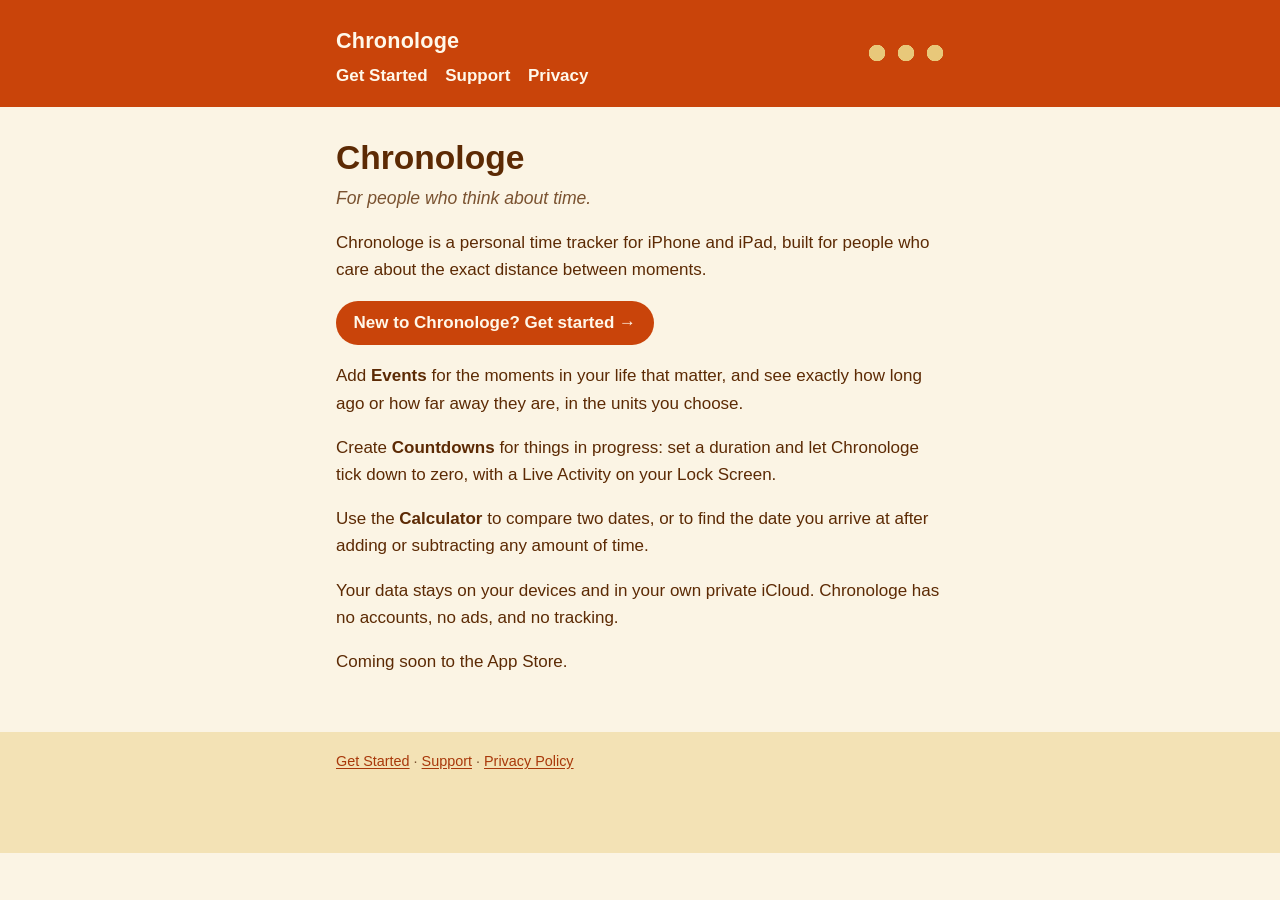
<file: index.html>
<!doctype html>
<html lang="en">
<head>
  <meta charset="utf-8">
  <meta name="viewport" content="width=device-width, initial-scale=1">
  <meta name="color-scheme" content="light dark">
  <title>Chronologe</title>
  <meta name="description" content="Chronologe measures the exact time to or from the moments that matter to you, on iPhone and iPad.">
  <link rel="stylesheet" href="/style.css">
</head>
<body>
  <header>
    <a class="home" href="/">Chronologe</a>
    <nav><a href="/start/">Get Started</a><a href="/support/">Support</a><a href="/privacy/">Privacy</a></nav>
  </header>
  <main>
    <h1>Chronologe</h1>
    <p class="tagline">For people who think about time.</p>

    <p>Chronologe is a personal time tracker for iPhone and iPad, built for people who care about the exact distance between moments.</p>

    <p><a class="button" href="/start/">New to Chronologe? Get started →</a></p>

    <p>Add <strong>Events</strong> for the moments in your life that matter, and see exactly how long ago or how far away they are, in the units you choose.</p>

    <p>Create <strong>Countdowns</strong> for things in progress: set a duration and let Chronologe tick down to zero, with a Live Activity on your Lock Screen.</p>

    <p>Use the <strong>Calculator</strong> to compare two dates, or to find the date you arrive at after adding or subtracting any amount of time.</p>

    <p>Your data stays on your devices and in your own private iCloud. Chronologe has no accounts, no ads, and no tracking.</p>

    <p>Coming soon to the App Store.</p>
  </main>
  <footer>
    <a href="/start/">Get Started</a> · <a href="/support/">Support</a> · <a href="/privacy/">Privacy Policy</a>
  </footer>
</body>
</html>
</file>
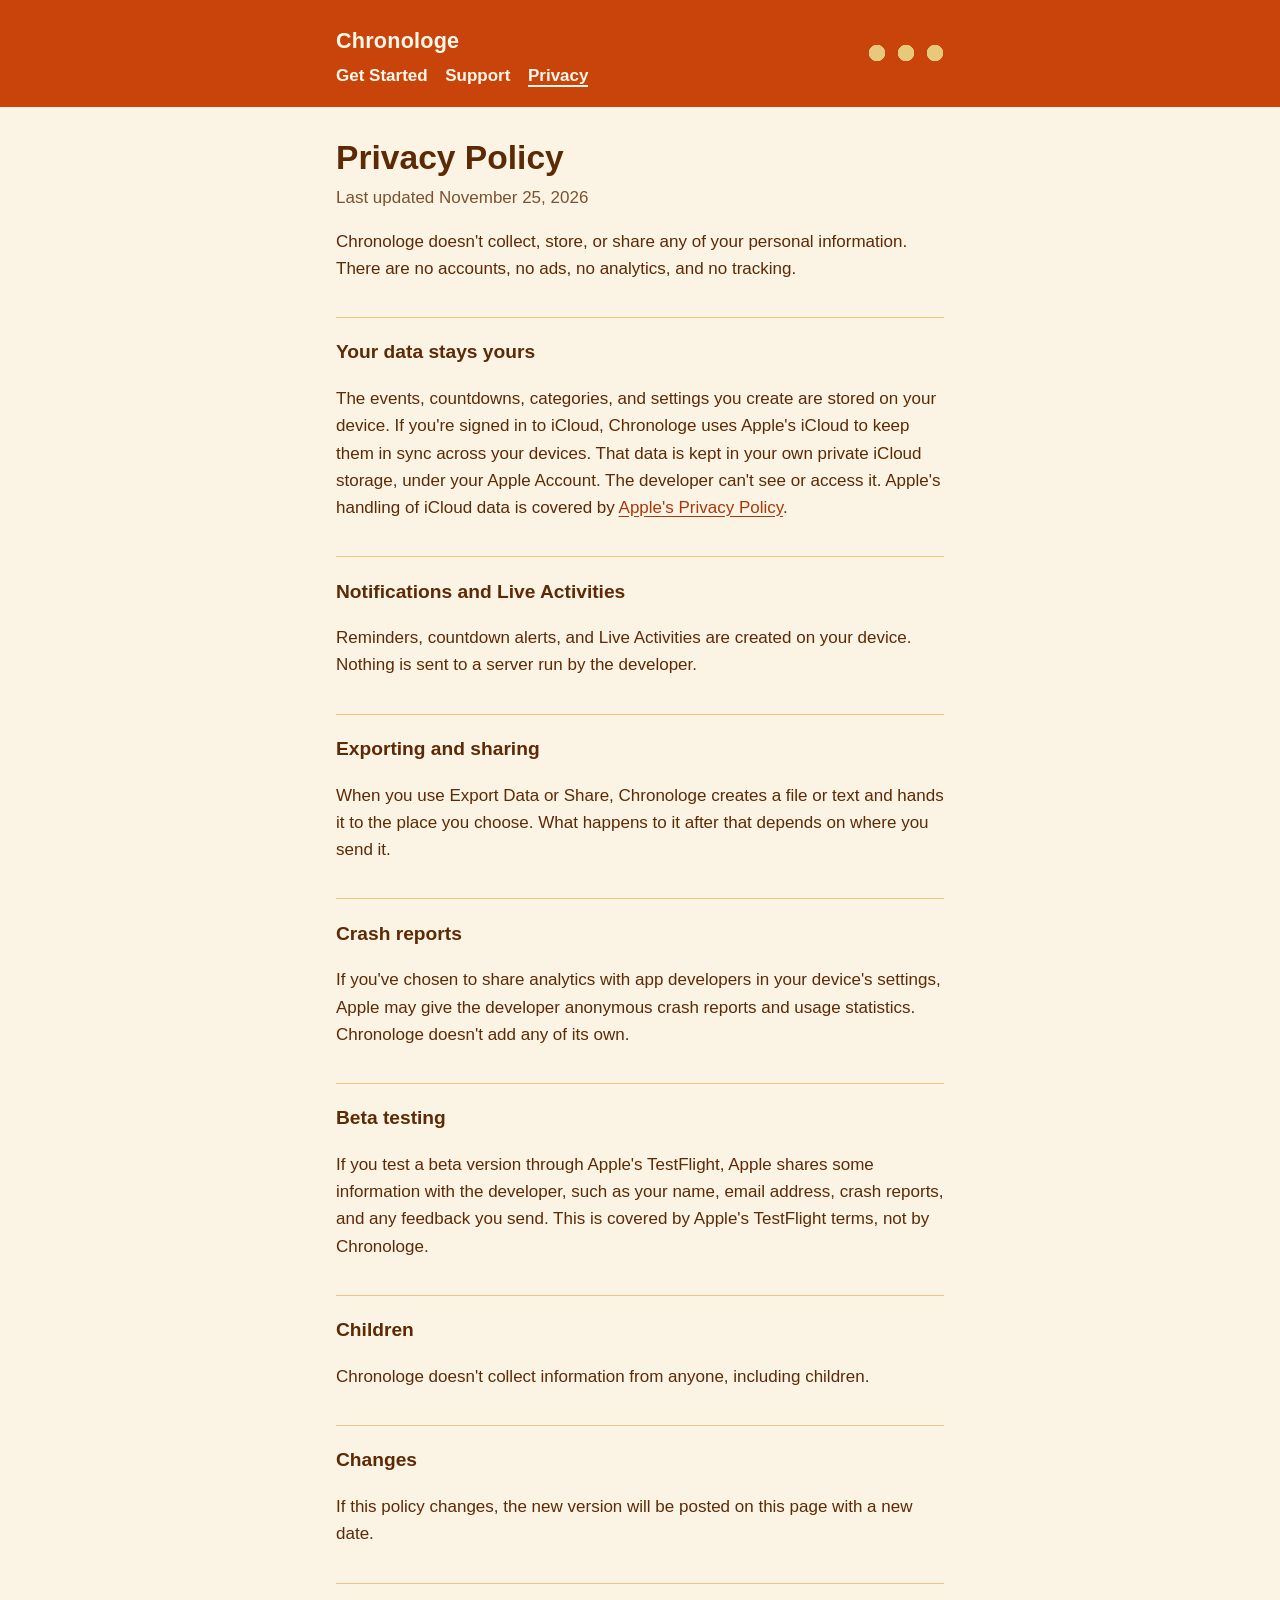
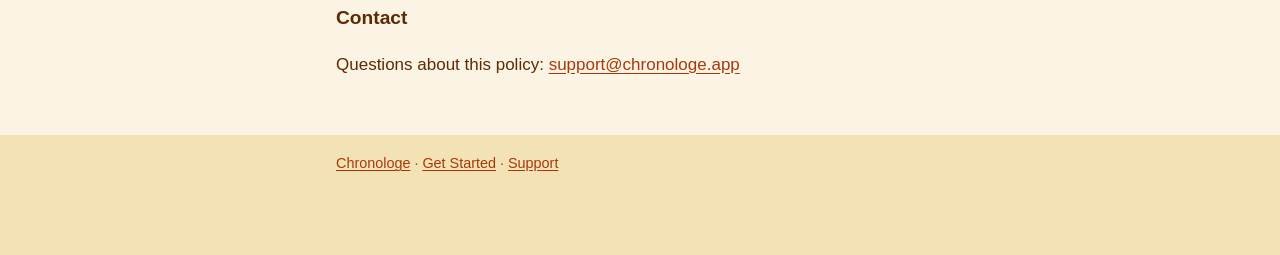
<file: privacy/index.html>
<!doctype html>
<html lang="en">
<head>
  <meta charset="utf-8">
  <meta name="viewport" content="width=device-width, initial-scale=1">
  <meta name="color-scheme" content="light dark">
  <title>Chronologe Privacy Policy</title>
  <meta name="description" content="Chronologe doesn't collect, store, or share any of your personal information.">
  <link rel="stylesheet" href="/style.css">
</head>
<body>
  <header>
    <a class="home" href="/">Chronologe</a>
    <nav><a href="/start/">Get Started</a><a href="/support/">Support</a><a href="/privacy/" aria-current="page">Privacy</a></nav>
  </header>
  <main>
    <h1>Privacy Policy</h1>
    <p class="updated">Last updated November 25, 2026</p>

    <p>Chronologe doesn't collect, store, or share any of your personal information. There are no accounts, no ads, no analytics, and no tracking.</p>

    <h2>Your data stays yours</h2>
    <p>The events, countdowns, categories, and settings you create are stored on your device. If you're signed in to iCloud, Chronologe uses Apple's iCloud to keep them in sync across your devices. That data is kept in your own private iCloud storage, under your Apple Account. The developer can't see or access it. Apple's handling of iCloud data is covered by <a href="https://www.apple.com/legal/privacy/">Apple's Privacy Policy</a>.</p>

    <h2>Notifications and Live Activities</h2>
    <p>Reminders, countdown alerts, and Live Activities are created on your device. Nothing is sent to a server run by the developer.</p>

    <h2>Exporting and sharing</h2>
    <p>When you use Export Data or Share, Chronologe creates a file or text and hands it to the place you choose. What happens to it after that depends on where you send it.</p>

    <h2>Crash reports</h2>
    <p>If you've chosen to share analytics with app developers in your device's settings, Apple may give the developer anonymous crash reports and usage statistics. Chronologe doesn't add any of its own.</p>

    <h2>Beta testing</h2>
    <p>If you test a beta version through Apple's TestFlight, Apple shares some information with the developer, such as your name, email address, crash reports, and any feedback you send. This is covered by Apple's TestFlight terms, not by Chronologe.</p>

    <h2>Children</h2>
    <p>Chronologe doesn't collect information from anyone, including children.</p>

    <h2>Changes</h2>
    <p>If this policy changes, the new version will be posted on this page with a new date.</p>

    <h2>Contact</h2>
    <p>Questions about this policy: <a href="mailto:support@chronologe.app">support@chronologe.app</a></p>
  </main>
  <footer>
    <a href="/">Chronologe</a> · <a href="/start/">Get Started</a> · <a href="/support/">Support</a>
  </footer>
</body>
</html>
</file>
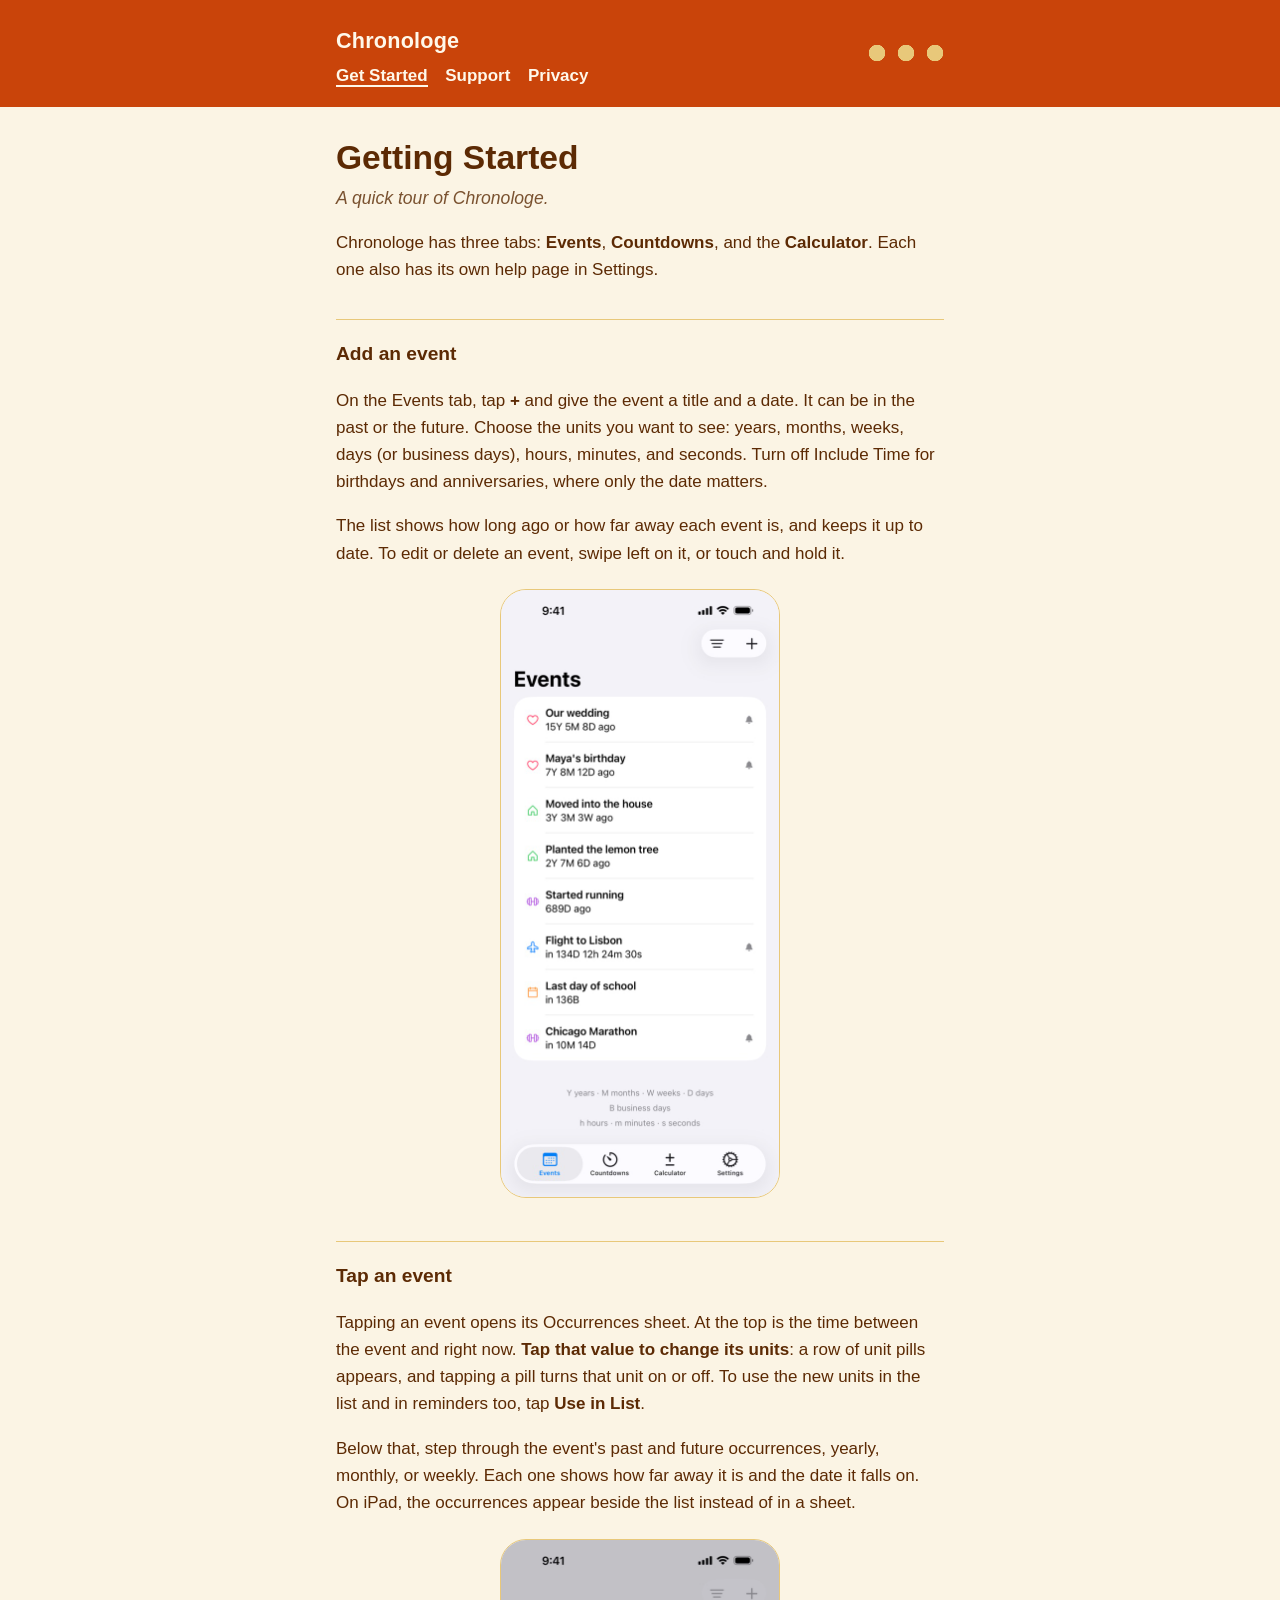
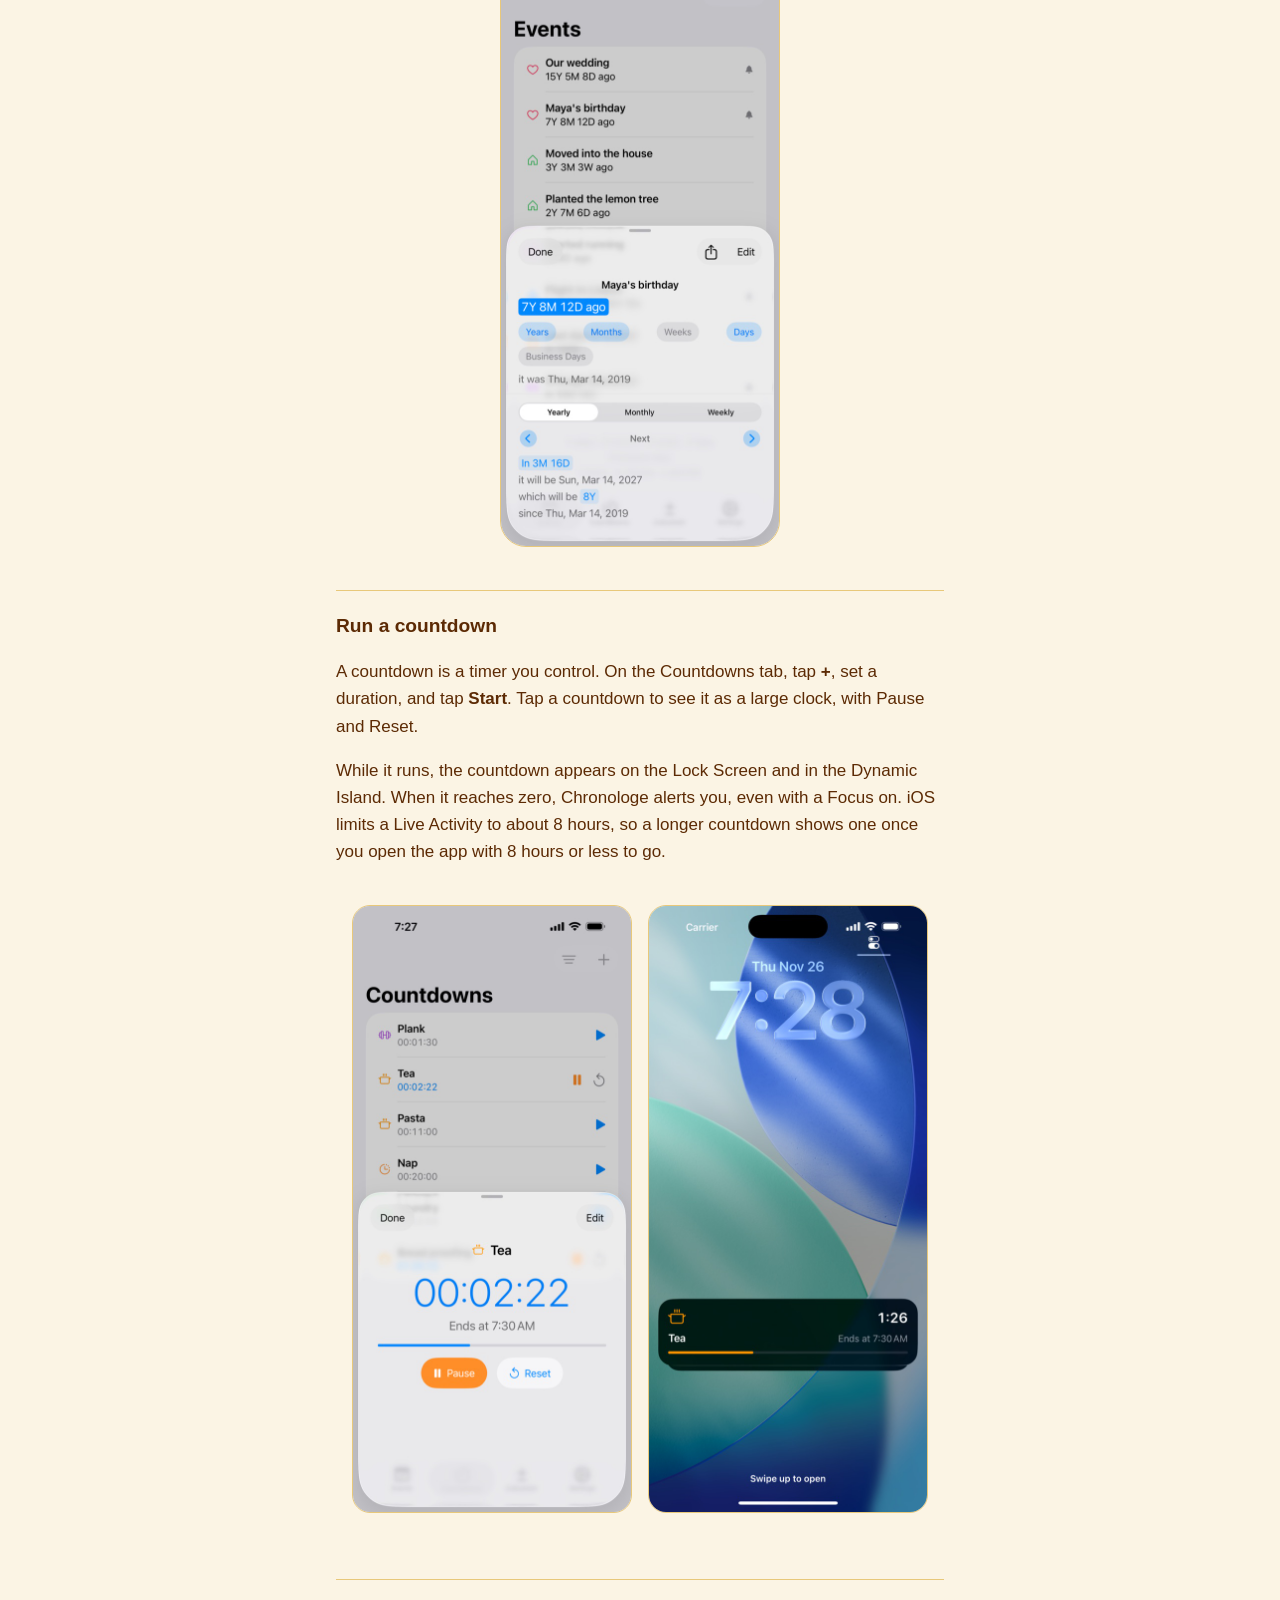
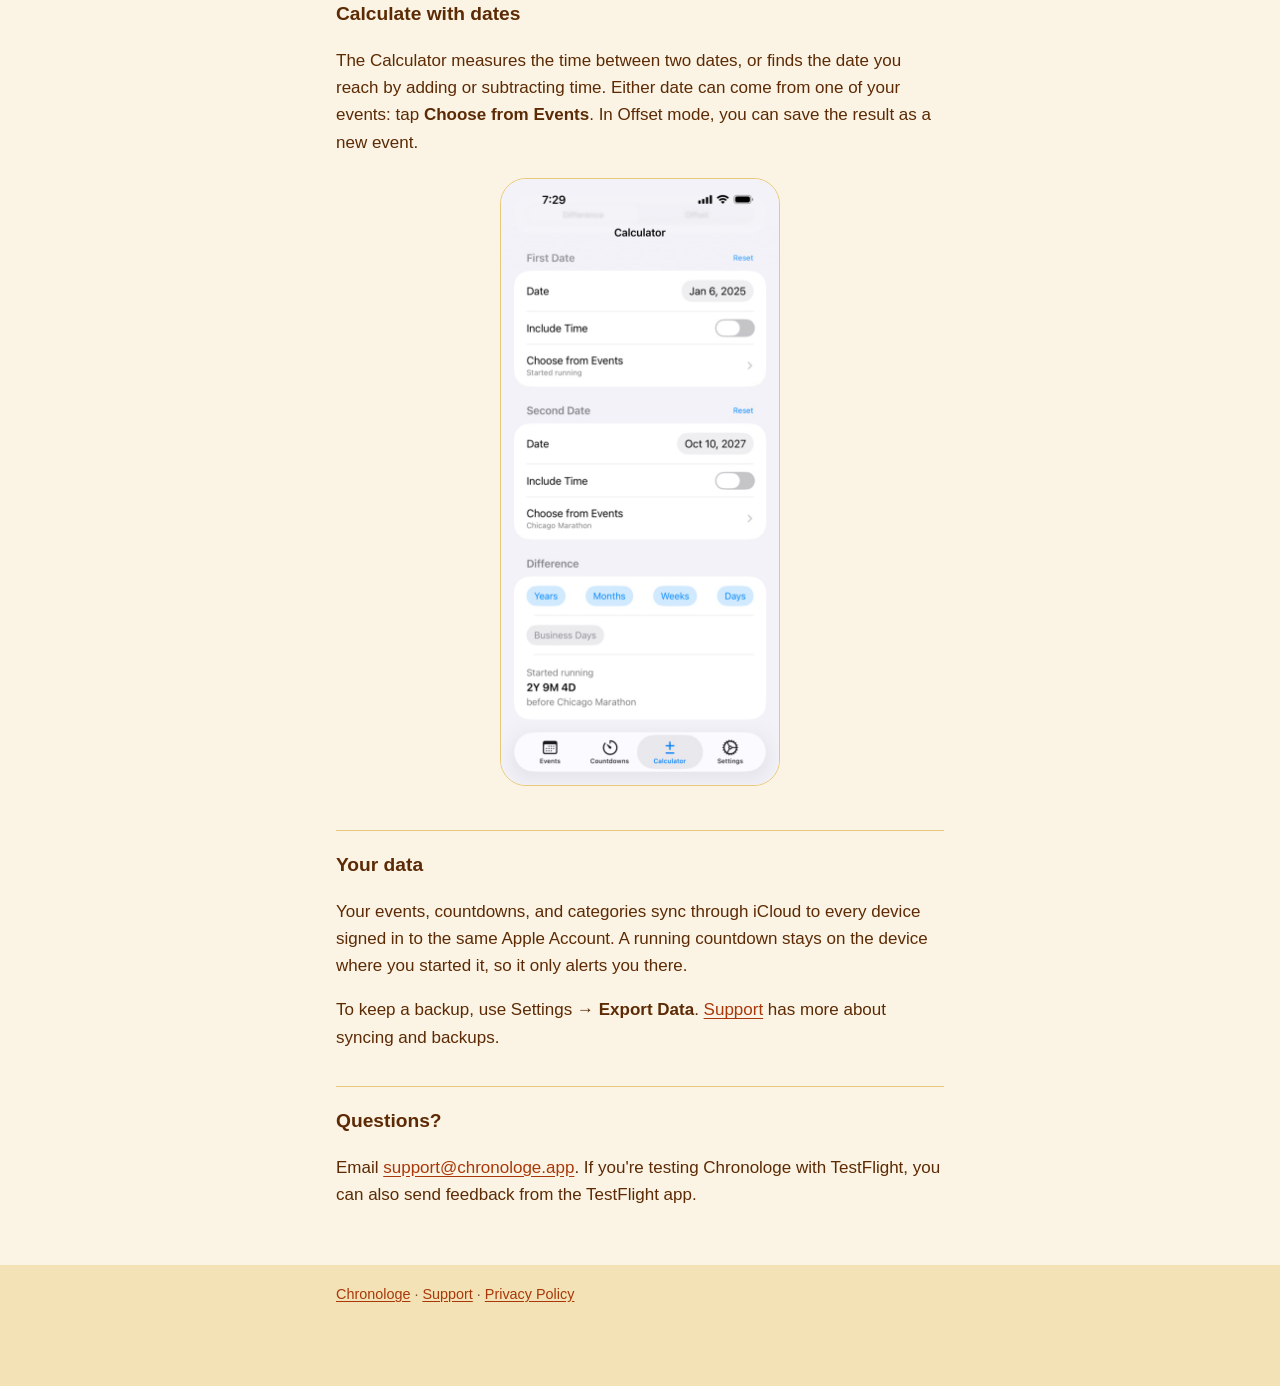
<file: start/index.html>
<!doctype html>
<html lang="en">
<head>
  <meta charset="utf-8">
  <meta name="viewport" content="width=device-width, initial-scale=1">
  <meta name="color-scheme" content="light dark">
  <title>Getting Started with Chronologe</title>
  <meta name="description" content="A quick tour of Chronologe: events, the Occurrences sheet, countdowns, the Calculator, and syncing your data.">
  <link rel="stylesheet" href="/style.css">
</head>
<body>
  <header>
    <a class="home" href="/">Chronologe</a>
    <nav><a href="/start/" aria-current="page">Get Started</a><a href="/support/">Support</a><a href="/privacy/">Privacy</a></nav>
  </header>
  <main>
    <h1>Getting Started</h1>
    <p class="tagline">A quick tour of Chronologe.</p>

    <p>Chronologe has three tabs: <strong>Events</strong>, <strong>Countdowns</strong>, and the <strong>Calculator</strong>. Each one also has its own help page in Settings.</p>

    <h2>Add an event</h2>
    <p>On the Events tab, tap <strong>+</strong> and give the event a title and a date. It can be in the past or the future. Choose the units you want to see: years, months, weeks, days (or business days), hours, minutes, and seconds. Turn off Include Time for birthdays and anniversaries, where only the date matters.</p>
    <p>The list shows how long ago or how far away each event is, and keeps it up to date. To edit or delete an event, swipe left on it, or touch and hold it.</p>
    <figure class="shot">
      <img src="/start/images/events.jpg" width="280" height="608" alt="The Events list, showing how long ago or how far away each event is.">
    </figure>

    <h2>Tap an event</h2>
    <p>Tapping an event opens its Occurrences sheet. At the top is the time between the event and right now. <strong>Tap that value to change its units</strong>: a row of unit pills appears, and tapping a pill turns that unit on or off. To use the new units in the list and in reminders too, tap <strong>Use in List</strong>.</p>
    <p>Below that, step through the event's past and future occurrences, yearly, monthly, or weekly. Each one shows how far away it is and the date it falls on. On iPad, the occurrences appear beside the list instead of in a sheet.</p>
    <figure class="shot">
      <img src="/start/images/occurrences.jpg" width="280" height="608" alt="An event's Occurrences sheet, with the unit pills showing under the value at the top.">
    </figure>

    <h2>Run a countdown</h2>
    <p>A countdown is a timer you control. On the Countdowns tab, tap <strong>+</strong>, set a duration, and tap <strong>Start</strong>. Tap a countdown to see it as a large clock, with Pause and Reset.</p>
    <p>While it runs, the countdown appears on the Lock Screen and in the Dynamic Island. When it reaches zero, Chronologe alerts you, even with a Focus on. iOS limits a Live Activity to about 8 hours, so a longer countdown shows one once you open the app with 8 hours or less to go.</p>
    <div class="shots">
      <figure class="shot">
        <img src="/start/images/countdown.jpg" width="280" height="608" alt="A running countdown shown as a large clock, with when it ends and a progress bar.">
      </figure>
      <figure class="shot">
        <img src="/start/images/lock-screen.jpg" width="280" height="608" alt="The same countdown on the Lock Screen as a Live Activity.">
      </figure>
    </div>

    <h2>Calculate with dates</h2>
    <p>The Calculator measures the time between two dates, or finds the date you reach by adding or subtracting time. Either date can come from one of your events: tap <strong>Choose from Events</strong>. In Offset mode, you can save the result as a new event.</p>
    <figure class="shot">
      <img src="/start/images/calculator.jpg" width="280" height="608" alt="The Calculator measuring the time between an event and another date.">
    </figure>

    <h2>Your data</h2>
    <p>Your events, countdowns, and categories sync through iCloud to every device signed in to the same Apple Account. A running countdown stays on the device where you started it, so it only alerts you there.</p>
    <p>To keep a backup, use Settings → <strong>Export Data</strong>. <a href="/support/">Support</a> has more about syncing and backups.</p>

    <h2>Questions?</h2>
    <p>Email <a href="mailto:support@chronologe.app">support@chronologe.app</a>. If you're testing Chronologe with TestFlight, you can also send feedback from the TestFlight app.</p>
  </main>
  <footer>
    <a href="/">Chronologe</a> · <a href="/support/">Support</a> · <a href="/privacy/">Privacy Policy</a>
  </footer>
</body>
</html>
</file>
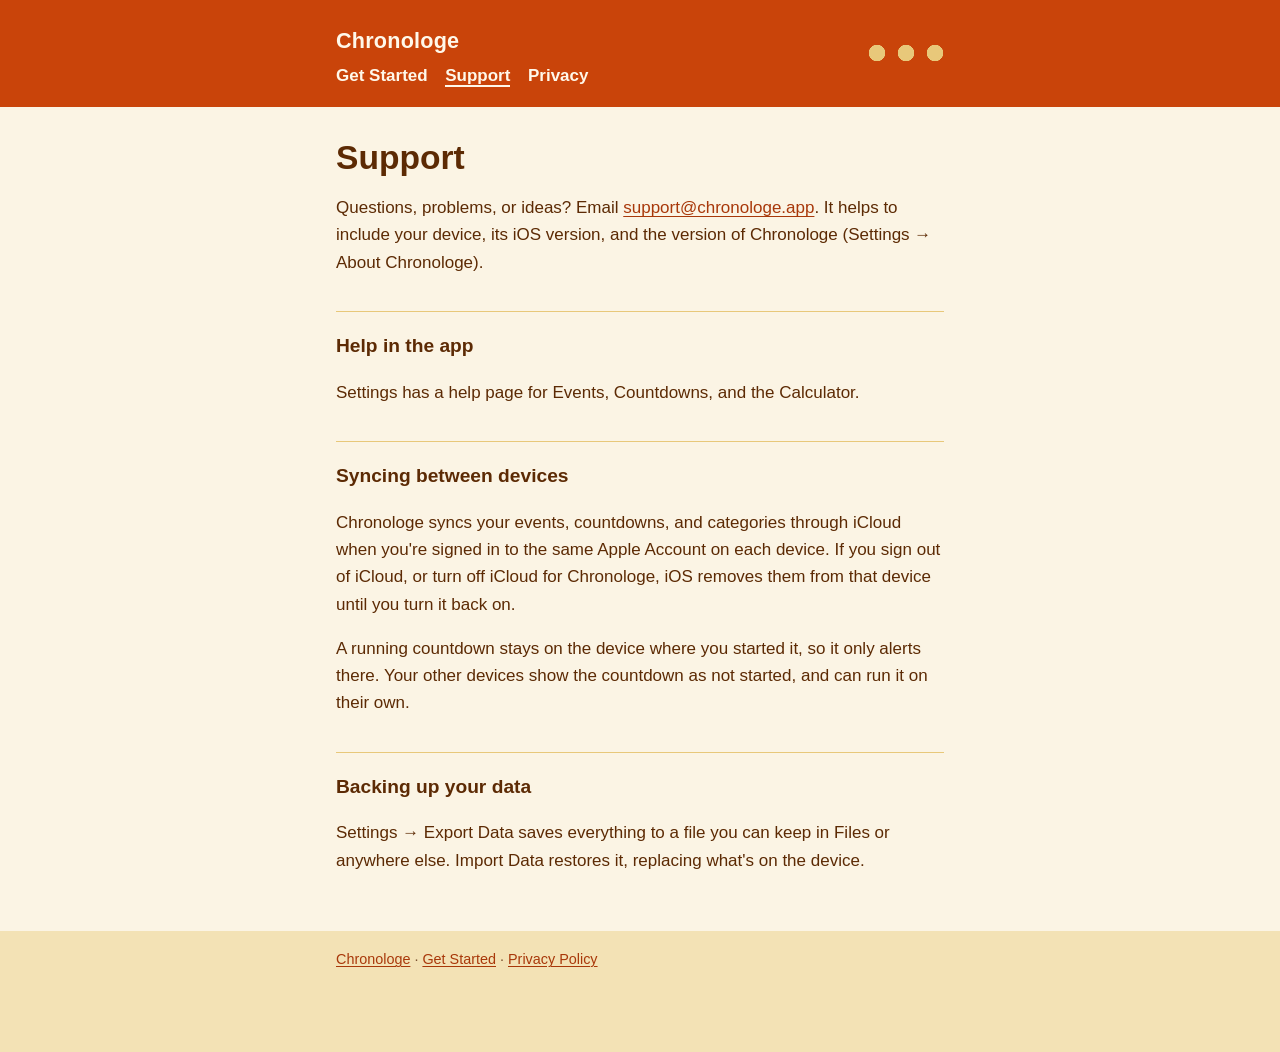
<file: support/index.html>
<!doctype html>
<html lang="en">
<head>
  <meta charset="utf-8">
  <meta name="viewport" content="width=device-width, initial-scale=1">
  <meta name="color-scheme" content="light dark">
  <title>Chronologe Support</title>
  <meta name="description" content="Help and contact information for Chronologe.">
  <link rel="stylesheet" href="/style.css">
</head>
<body>
  <header>
    <a class="home" href="/">Chronologe</a>
    <nav><a href="/start/">Get Started</a><a href="/support/" aria-current="page">Support</a><a href="/privacy/">Privacy</a></nav>
  </header>
  <main>
    <h1>Support</h1>

    <p>Questions, problems, or ideas? Email <a href="mailto:support@chronologe.app">support@chronologe.app</a>. It helps to include your device, its iOS version, and the version of Chronologe (Settings → About Chronologe).</p>

    <h2>Help in the app</h2>
    <p>Settings has a help page for Events, Countdowns, and the Calculator.</p>

    <h2>Syncing between devices</h2>
    <p>Chronologe syncs your events, countdowns, and categories through iCloud when you're signed in to the same Apple Account on each device. If you sign out of iCloud, or turn off iCloud for Chronologe, iOS removes them from that device until you turn it back on.</p>
    <p>A running countdown stays on the device where you started it, so it only alerts there. Your other devices show the countdown as not started, and can run it on their own.</p>

    <h2>Backing up your data</h2>
    <p>Settings → Export Data saves everything to a file you can keep in Files or anywhere else. Import Data restores it, replacing what's on the device.</p>
  </main>
  <footer>
    <a href="/">Chronologe</a> · <a href="/start/">Get Started</a> · <a href="/privacy/">Privacy Policy</a>
  </footer>
</body>
</html>
</file>
<file: style.css>
/*
  Chronologe site styles.

  Colors come from the app icon (Icon/OG/*.svg in the app repo):
    Light icon: band #C9440A, body #E8C87A, face #D4A843, hands #5C2A04
    Dark icon:  band #8B2E00, body #1A0800, face #2E1800, hands #FFDC6A,
                second hand #FF6B1A
  Variants (lighter cream, deeper link red) keep text at WCAG AA contrast.
*/

:root {
  --bg: #FBF4E4;          /* icon sand, lightened for reading */
  --surface: #F3E2B5;     /* icon sand, slightly lightened */
  --text: #5C2A04;        /* icon hands */
  --muted: #7A5230;
  --heading: #5C2A04;
  --accent: #A8380A;      /* icon band, deepened for link contrast */
  --accent-hover: #C9440A;
  --band: #C9440A;        /* icon band */
  --band-text: #FFF8EA;
  --band-dot: #E8C87A;    /* icon dots */
  --rule: #E8C87A;        /* icon body */
}

@media (prefers-color-scheme: dark) {
  :root {
    --bg: #1A0800;        /* dark icon body */
    --surface: #2E1800;   /* dark icon face */
    --text: #F3E4C4;
    --muted: #C2A57A;
    --heading: #FFDC6A;   /* dark icon hands */
    --accent: #FF6B1A;    /* dark icon second hand */
    --accent-hover: #FF8A47;
    --band: #8B2E00;      /* dark icon band */
    --band-text: #FFDC6A;
    --band-dot: #1A0800;  /* dark icon dots */
    --rule: #4A3412;      /* like the dark icon's clock ring */
  }
}

* { box-sizing: border-box; }

html { -webkit-text-size-adjust: 100%; }

body {
  margin: 0;
  background: var(--bg);
  color: var(--text);
  font: 17px/1.6 -apple-system, BlinkMacSystemFont, "SF Pro Text", "Helvetica Neue", Helvetica, Arial, sans-serif;
}

::selection { background: var(--band); color: var(--band-text); }

/* Content column: 40rem wide, 16px gutters on small screens. */
main {
  max-width: 40rem;
  margin: 0 auto;
  padding: 2rem 16px 2.5rem;
}

/* The header and footer run edge to edge, with their contents lined up
   on the same column as main. */
header, footer {
  padding-left: max(16px, calc((100% - 40rem) / 2 + 16px));
  padding-right: max(16px, calc((100% - 40rem) / 2 + 16px));
}

/* Header: the icon's calendar band, three dots included. */
header {
  position: relative;
  background: var(--band);
  color: var(--band-text);
  padding-top: 1.5rem;
  padding-bottom: 1.1rem;
}

header::after {
  content: "";
  position: absolute;
  top: 50%;
  right: max(16px, calc((100% - 40rem) / 2 + 16px));
  width: 76px;
  height: 18px;
  margin-top: -9px;
  background:
    radial-gradient(circle, var(--band-dot) 8px, transparent 8.5px) 0 0 / 18px 18px no-repeat,
    radial-gradient(circle, var(--band-dot) 8px, transparent 8.5px) 29px 0 / 18px 18px no-repeat,
    radial-gradient(circle, var(--band-dot) 8px, transparent 8.5px) 58px 0 / 18px 18px no-repeat;
}

header a.home {
  color: var(--band-text);
  font-size: 1.35rem;
  font-weight: 700;
  letter-spacing: 0.01em;
  text-decoration: none;
}

nav { margin-top: 0.2rem; }

nav a {
  color: var(--band-text);
  margin-right: 1.1rem;
  text-decoration: none;
  font-weight: 600;
  border-bottom: 2px solid transparent;
}

nav a:hover, nav a:focus-visible,
nav a[aria-current="page"] { border-bottom-color: var(--band-text); }

nav a:last-child { margin-right: 0; }

/* Headings */
h1 {
  color: var(--heading);
  font-size: 2.1rem;
  line-height: 1.15;
  margin: 0 0 0.4rem;
}

h2 {
  color: var(--heading);
  font-size: 1.2rem;
  margin: 2.2rem 0 0.4rem;
  padding-top: 1.2rem;
  border-top: 1px solid var(--rule);
}

/* Links */
a { color: var(--accent); text-underline-offset: 0.15em; }
a:hover { color: var(--accent-hover); }

a:focus-visible {
  outline: 2px solid var(--accent);
  outline-offset: 2px;
  border-radius: 2px;
}

header a:focus-visible { outline-color: var(--band-text); }

strong { color: var(--heading); }

.tagline {
  color: var(--muted);
  font-style: italic;
  font-size: 1.1rem;
  margin-top: 0;
}

.updated { color: var(--muted); margin-top: 0; }

/* A call to action, in the header's band color. */
a.button {
  display: inline-block;
  background: var(--band);
  color: var(--band-text);
  font-weight: 600;
  padding: 0.55rem 1.1rem;
  border-radius: 999px;
  text-decoration: none;
}

a.button:hover { background: var(--accent-hover); color: var(--band-text); }

/* App screenshots. Images are 2x files shown at 280px wide; the rounded
   corners and border keep light screenshots tidy on the dark theme too. */
figure.shot {
  margin: 1.4rem 0;
  text-align: center;
}

figure.shot img {
  width: 280px;
  max-width: 100%;
  height: auto;
  aspect-ratio: 1320 / 2868;
  border-radius: 26px;
  border: 1px solid var(--rule);
  background: var(--surface);
}

/* Two screenshots side by side, shrinking together on a phone. */
.shots {
  display: flex;
  justify-content: center;
  gap: 16px;
}

.shots figure.shot { flex: 0 1 280px; min-width: 0; margin: 1.4rem 0; }
.shots figure.shot img { border-radius: 18px; }

footer {
  background: var(--surface);
  color: var(--muted);
  font-size: 0.9rem;
  padding-top: 1.1rem;
  /* Room below the links: on iPhone, Safari's first tap near the bottom
     edge only brings back its toolbar, so keep the links above that zone. */
  padding-bottom: calc(5rem + env(safe-area-inset-bottom, 0px));
}

/* On a narrow phone the dots would crowd the title, so they go. */
@media (max-width: 380px) {
  header::after { display: none; }
}
</file>
